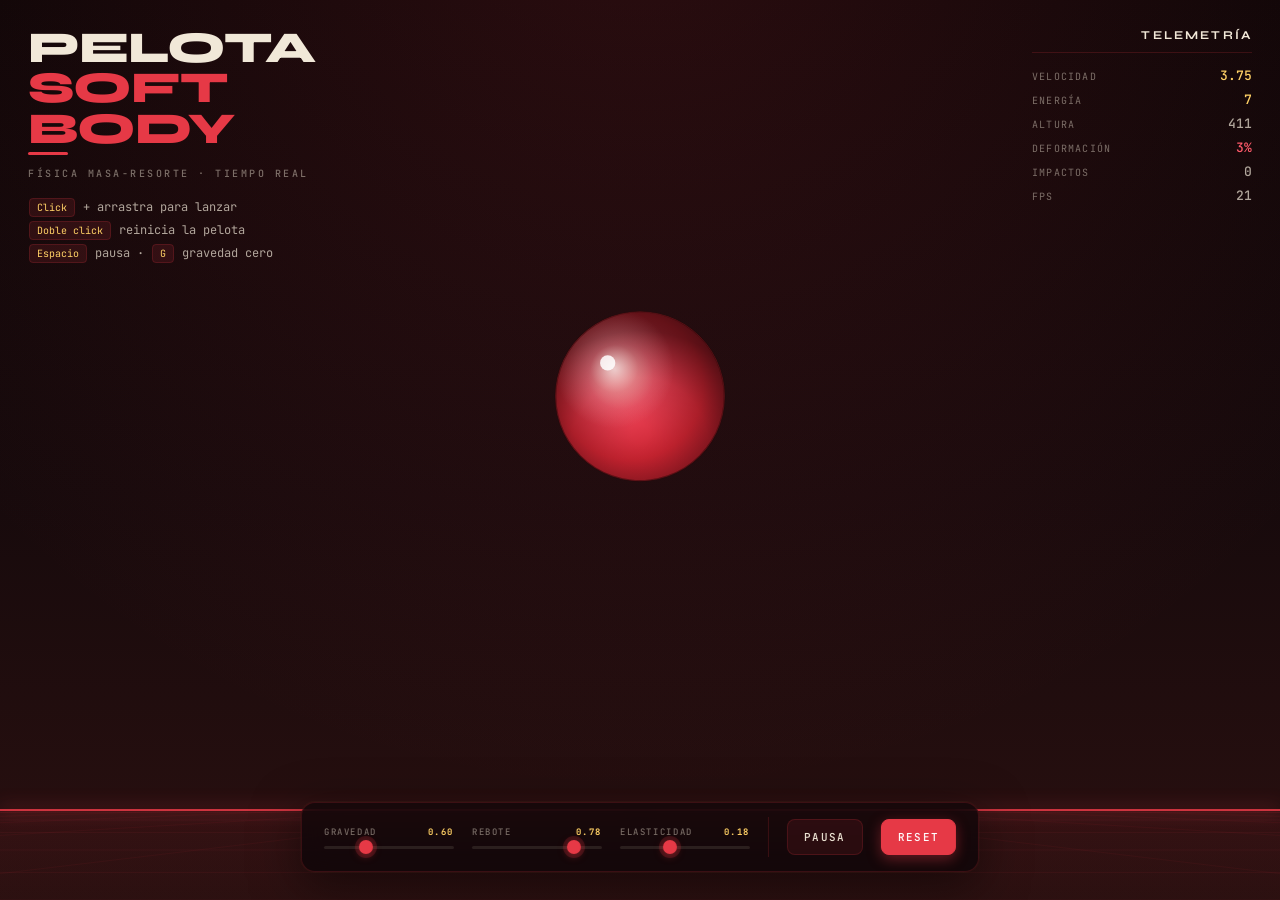
<file: index.html>
<!DOCTYPE html>
<html lang="es">
<head>
<meta charset="UTF-8">
<meta name="viewport" content="width=device-width, initial-scale=1.0">
<title>Pelota Soft Body · Física Realista</title>
<link rel="preconnect" href="https://fonts.googleapis.com">
<link rel="preconnect" href="https://fonts.gstatic.com" crossorigin>
<link href="https://fonts.googleapis.com/css2?family=Syne:wght@400;700;800&family=JetBrains+Mono:wght@400;500;700&display=swap" rel="stylesheet">
<style>
* { margin: 0; padding: 0; box-sizing: border-box; }

:root {
  --bg-deep: #0a0506;
  --bg-mid: #160a0c;
  --red: #e63946;
  --red-bright: #ff5a6a;
  --red-light: #ff8a8a;
  --amber: #ffd166;
  --cream: #f1e8d8;
  --muted: rgba(241, 232, 216, 0.45);
  --border: rgba(230, 57, 70, 0.18);
  --panel: rgba(13, 6, 8, 0.78);
}

html, body {
  width: 100%;
  height: 100%;
  overflow: hidden;
  background: var(--bg-deep);
  color: var(--cream);
  font-family: 'JetBrains Mono', monospace;
  user-select: none;
  -webkit-user-select: none;
  -webkit-tap-highlight-color: transparent;
}

canvas {
  display: block;
  position: fixed;
  inset: 0;
  cursor: grab;
  touch-action: none;
}
canvas.grabbing { cursor: grabbing; }

.hud { position: fixed; z-index: 10; pointer-events: none; }

.top-left { top: 28px; left: 28px; max-width: 360px; }

.title {
  font-family: 'Syne', sans-serif;
  font-weight: 800;
  font-size: 44px;
  line-height: 0.92;
  letter-spacing: -0.025em;
  color: var(--cream);
}
.title .accent {
  color: var(--red);
  display: block;
  position: relative;
}
.title .accent::after {
  content: '';
  position: absolute;
  left: 0; bottom: -6px;
  width: 40px; height: 3px;
  background: var(--red);
  border-radius: 2px;
}

.subtitle {
  font-size: 10px;
  color: var(--muted);
  letter-spacing: 0.25em;
  text-transform: uppercase;
  margin-top: 18px;
  margin-bottom: 16px;
  font-weight: 500;
}

.instructions {
  font-size: 12px;
  color: rgba(241, 232, 216, 0.7);
  line-height: 1.9;
}
.instructions kbd {
  background: rgba(230, 57, 70, 0.12);
  border: 1px solid var(--border);
  padding: 2px 7px;
  border-radius: 4px;
  font-family: 'JetBrains Mono', monospace;
  font-size: 10px;
  color: var(--amber);
  margin: 0 1px;
}

.top-right {
  top: 28px;
  right: 28px;
  text-align: right;
  min-width: 220px;
}

.stat-title {
  font-family: 'Syne', sans-serif;
  font-weight: 700;
  font-size: 12px;
  color: var(--cream);
  letter-spacing: 0.18em;
  text-transform: uppercase;
  margin-bottom: 14px;
  padding-bottom: 10px;
  border-bottom: 1px solid var(--border);
}

.stat {
  display: flex;
  justify-content: space-between;
  align-items: baseline;
  margin-bottom: 7px;
}
.stat .label {
  color: var(--muted);
  text-transform: uppercase;
  font-size: 10px;
  letter-spacing: 0.12em;
}
.stat .value {
  color: var(--amber);
  font-weight: 500;
  font-variant-numeric: tabular-nums;
  font-size: 13px;
}
.stat .value.red { color: var(--red-bright); }
.stat .value.dim { color: var(--cream); opacity: 0.7; }

.bottom {
  bottom: 28px;
  left: 50%;
  transform: translateX(-50%);
  pointer-events: auto;
  display: flex;
  gap: 18px;
  align-items: center;
  background: var(--panel);
  backdrop-filter: blur(14px);
  -webkit-backdrop-filter: blur(14px);
  border: 1px solid var(--border);
  padding: 14px 22px;
  border-radius: 14px;
  box-shadow: 0 12px 48px rgba(0,0,0,0.5), 0 0 0 1px rgba(255,209,102,0.04);
}

.control { display: flex; flex-direction: column; gap: 8px; min-width: 130px; }

.control-label {
  font-size: 9px;
  color: var(--muted);
  letter-spacing: 0.18em;
  text-transform: uppercase;
  display: flex;
  justify-content: space-between;
  font-weight: 500;
}
.control-label .val {
  color: var(--amber);
  font-variant-numeric: tabular-nums;
  font-weight: 700;
}

input[type="range"] {
  -webkit-appearance: none;
  appearance: none;
  width: 100%;
  height: 3px;
  background: rgba(241,232,216,0.1);
  border-radius: 2px;
  outline: none;
  cursor: pointer;
}
input[type="range"]::-webkit-slider-thumb {
  -webkit-appearance: none;
  appearance: none;
  width: 14px; height: 14px;
  background: var(--red);
  border-radius: 50%;
  cursor: pointer;
  box-shadow: 0 0 0 4px rgba(230,57,70,0.18), 0 2px 8px rgba(230,57,70,0.4);
  transition: transform 0.15s;
}
input[type="range"]::-webkit-slider-thumb:hover {
  transform: scale(1.2);
  box-shadow: 0 0 0 5px rgba(230,57,70,0.25), 0 2px 12px rgba(230,57,70,0.5);
}
input[type="range"]::-moz-range-thumb {
  width: 14px; height: 14px;
  background: var(--red);
  border-radius: 50%;
  cursor: pointer;
  border: none;
  box-shadow: 0 0 0 4px rgba(230,57,70,0.18);
}

.btn {
  background: rgba(230,57,70,0.1);
  border: 1px solid var(--border);
  color: var(--cream);
  font-family: 'JetBrains Mono', monospace;
  font-size: 11px;
  font-weight: 500;
  letter-spacing: 0.12em;
  text-transform: uppercase;
  padding: 10px 16px;
  border-radius: 8px;
  cursor: pointer;
  transition: all 0.2s;
  white-space: nowrap;
}
.btn:hover {
  background: rgba(230,57,70,0.2);
  border-color: rgba(230,57,70,0.5);
  color: var(--amber);
}
.btn:active { transform: scale(0.96); }
.btn.primary {
  background: var(--red);
  border-color: var(--red);
  color: white;
  box-shadow: 0 4px 14px rgba(230,57,70,0.4);
}
.btn.primary:hover {
  background: var(--red-bright);
  border-color: var(--red-bright);
  color: white;
  box-shadow: 0 6px 20px rgba(230,57,70,0.5);
}

.divider { width: 1px; height: 40px; background: var(--border); }

@media (max-width: 820px) {
  .title { font-size: 28px; }
  .top-left { max-width: 240px; top: 18px; left: 18px; }
  .instructions { font-size: 10px; line-height: 1.7; }
  .top-right { top: 18px; right: 18px; min-width: 160px; }
  .stat { font-size: 10px; }
  .stat .value { font-size: 11px; }
  .bottom {
    gap: 12px; padding: 12px 16px;
    flex-wrap: wrap; justify-content: center;
    max-width: calc(100vw - 24px); bottom: 18px;
  }
  .control { min-width: 100px; }
  .btn { padding: 8px 12px; font-size: 10px; }
  .divider { display: none; }
}

@media (prefers-reduced-motion: reduce) {
  * { transition: none !important; }
}
</style>
</head>
<body>
<canvas id="canvas"></canvas>

<div class="hud top-left">
  <h1 class="title">PELOTA<span class="accent">SOFT BODY</span></h1>
  <div class="subtitle">Física masa-resorte · Tiempo real</div>
  <div class="instructions">
    <kbd>Click</kbd> + arrastra para lanzar<br>
    <kbd>Doble click</kbd> reinicia la pelota<br>
    <kbd>Espacio</kbd> pausa · <kbd>G</kbd> gravedad cero
  </div>
</div>

<div class="hud top-right">
  <div class="stat-title">Telemetría</div>
  <div class="stat"><span class="label">Velocidad</span><span class="value" id="stat-vel">0.0</span></div>
  <div class="stat"><span class="label">Energía</span><span class="value" id="stat-energy">0</span></div>
  <div class="stat"><span class="label">Altura</span><span class="value dim" id="stat-height">0</span></div>
  <div class="stat"><span class="label">Deformación</span><span class="value red" id="stat-deform">0%</span></div>
  <div class="stat"><span class="label">Impactos</span><span class="value dim" id="stat-hits">0</span></div>
  <div class="stat"><span class="label">FPS</span><span class="value dim" id="stat-fps">60</span></div>
</div>

<div class="hud bottom">
  <div class="control">
    <div class="control-label"><span>Gravedad</span><span class="val" id="val-gravity">0.60</span></div>
    <input type="range" id="gravity" min="0" max="2" step="0.05" value="0.6">
  </div>
  <div class="control">
    <div class="control-label"><span>Rebote</span><span class="val" id="val-bounce">0.78</span></div>
    <input type="range" id="bounce" min="0" max="0.95" step="0.01" value="0.78">
  </div>
  <div class="control">
    <div class="control-label"><span>Elasticidad</span><span class="val" id="val-spring">0.18</span></div>
    <input type="range" id="spring" min="0.05" max="0.4" step="0.01" value="0.18">
  </div>
  <div class="divider"></div>
  <button class="btn" id="btn-pause">Pausa</button>
  <button class="btn primary" id="btn-reset">Reset</button>
</div>

<script>
// ===== Canvas setup con soporte DPI =====
const canvas = document.getElementById('canvas');
const ctx = canvas.getContext('2d');
let W, H, groundY;

function resize() {
  const dpr = Math.min(window.devicePixelRatio || 1, 2);
  W = window.innerWidth;
  H = window.innerHeight;
  canvas.width = W * dpr;
  canvas.height = H * dpr;
  canvas.style.width = W + 'px';
  canvas.style.height = H + 'px';
  ctx.setTransform(dpr, 0, 0, dpr, 0, 0);
  groundY = H - 90;
}
window.addEventListener('resize', resize);
resize();

// ===== Parámetros físicos =====
const params = {
  gravity: 0.6,
  bounce: 0.78,
  spring: 0.18,
  damping: 0.78,
  friction: 0.995,
  paused: false
};

// ===== Pelota soft body =====
const NUM_POINTS = 28;
const ball = {
  cx: 0, cy: 0,
  vx: 0, vy: 0,
  radius: 85,
  points: [],
  grabbed: false,
  grabOX: 0, grabOY: 0,
  trail: [],
  collisions: 0,
  maxDeform: 0
};

function initBall() {
  ball.cx = W / 2;
  ball.cy = H / 3;
  ball.vx = 0;
  ball.vy = 0;
  ball.trail = [];
  ball.collisions = 0;
  ball.points = [];
  for (let i = 0; i < NUM_POINTS; i++) {
    const a = (i / NUM_POINTS) * Math.PI * 2;
    ball.points.push({
      x: ball.cx + Math.cos(a) * ball.radius,
      y: ball.cy + Math.sin(a) * ball.radius,
      ox: Math.cos(a) * ball.radius,
      oy: Math.sin(a) * ball.radius,
      vx: 0, vy: 0
    });
  }
}

// ===== Mouse / Touch con velocidad suavizada =====
const mouse = {
  x: 0, y: 0,
  px: 0, py: 0,
  smoothVx: 0, smoothVy: 0,
  down: false
};

function tryGrab() {
  const dx = mouse.x - ball.cx;
  const dy = mouse.y - ball.cy;
  if (Math.sqrt(dx * dx + dy * dy) < ball.radius * 1.4) {
    ball.grabbed = true;
    ball.grabOX = dx;
    ball.grabOY = dy;
    ball.vx = 0;
    ball.vy = 0;
    mouse.smoothVx = 0;
    mouse.smoothVy = 0;
    canvas.classList.add('grabbing');
  }
}

canvas.addEventListener('mousedown', e => {
  if (e.button !== 0) return;
  mouse.x = e.clientX;
  mouse.y = e.clientY;
  mouse.px = mouse.x;
  mouse.py = mouse.y;
  mouse.down = true;
  tryGrab();
});
window.addEventListener('mousemove', e => {
  mouse.x = e.clientX;
  mouse.y = e.clientY;
});
window.addEventListener('mouseup', () => {
  if (ball.grabbed) {
    ball.vx = mouse.smoothVx;
    ball.vy = mouse.smoothVy;
    ball.grabbed = false;
    canvas.classList.remove('grabbing');
  }
  mouse.down = false;
});

canvas.addEventListener('touchstart', e => {
  e.preventDefault();
  const t = e.touches[0];
  mouse.x = t.clientX;
  mouse.y = t.clientY;
  mouse.px = mouse.x;
  mouse.py = mouse.y;
  mouse.down = true;
  tryGrab();
}, { passive: false });
canvas.addEventListener('touchmove', e => {
  e.preventDefault();
  const t = e.touches[0];
  mouse.x = t.clientX;
  mouse.y = t.clientY;
}, { passive: false });
canvas.addEventListener('touchend', e => {
  e.preventDefault();
  if (ball.grabbed) {
    ball.vx = mouse.smoothVx;
    ball.vy = mouse.smoothVy;
    ball.grabbed = false;
  }
  mouse.down = false;
}, { passive: false });

canvas.addEventListener('dblclick', () => {
  initBall();
  particles.length = 0;
  shockwaves.length = 0;
});

window.addEventListener('keydown', e => {
  if (e.code === 'Space') {
    e.preventDefault();
    togglePause();
  }
  if (e.key === 'g' || e.key === 'G') {
    const g = params.gravity > 0 ? 0 : 0.6;
    params.gravity = g;
    document.getElementById('gravity').value = g;
    document.getElementById('val-gravity').textContent = g.toFixed(2);
  }
});

// ===== Partículas y ondas de choque =====
const particles = [];
const shockwaves = [];

function spawnParticles(x, y, count, intensity, dirX, dirY) {
  const baseAngle = Math.atan2(dirY, dirX);
  for (let i = 0; i < count; i++) {
    const angle = baseAngle + (Math.random() - 0.5) * Math.PI * 0.9;
    const speed = Math.random() * intensity * 0.7 + intensity * 0.3;
    particles.push({
      x: x + (Math.random() - 0.5) * 6,
      y: y + (Math.random() - 0.5) * 6,
      vx: Math.cos(angle) * speed,
      vy: Math.sin(angle) * speed - Math.random() * 2,
      life: 1,
      decay: 0.015 + Math.random() * 0.025,
      size: Math.random() * 2.5 + 1,
      amber: Math.random() < 0.3
    });
  }
}

function spawnShockwave(x, y, intensity) {
  shockwaves.push({
    x, y,
    r: 8,
    maxR: 40 + intensity * 7,
    life: 1
  });
}

// ===== Simulación física =====
function update() {
  if (params.paused) return;
  
  // Suavizar velocidad del mouse para lanzamiento natural
  if (ball.grabbed) {
    mouse.smoothVx = mouse.smoothVx * 0.55 + (mouse.x - mouse.px) * 0.45;
    mouse.smoothVy = mouse.smoothVy * 0.55 + (mouse.y - mouse.py) * 0.45;
  }
  mouse.px = mouse.x;
  mouse.py = mouse.y;
  
  // Limitar velocidad del centro para evitar tunneling
  const maxV = 28;
  const vMag = Math.sqrt(ball.vx * ball.vx + ball.vy * ball.vy);
  if (vMag > maxV) {
    ball.vx = (ball.vx / vMag) * maxV;
    ball.vy = (ball.vy / vMag) * maxV;
  }
  
  // === Centro de la pelota ===
  if (ball.grabbed) {
    ball.cx = mouse.x - ball.grabOX;
    ball.cy = mouse.y - ball.grabOY;
  } else {
    ball.vy += params.gravity;
    ball.vx *= params.friction;
    
    // Reacción de los resortes sobre el centro (transmite fuerza de colisiones)
    let fx = 0, fy = 0;
    for (const p of ball.points) {
      const tx = ball.cx + p.ox;
      const ty = ball.cy + p.oy;
      fx += (p.x - tx) * 0.009;
      fy += (p.y - ty) * 0.009;
    }
    ball.vx += fx;
    ball.vy += fy;
    
    ball.cx += ball.vx;
    ball.cy += ball.vy;
  }
  
  // Trail
  ball.trail.push({ x: ball.cx, y: ball.cy });
  if (ball.trail.length > 14) ball.trail.shift();
  
  // === Puntos de superficie (masa-resorte) ===
  let maxDeform = 0;
  for (const p of ball.points) {
    const tx = ball.cx + p.ox;
    const ty = ball.cy + p.oy;
    
    // Fuerza de resorte hacia la posición de reposo
    const dx = tx - p.x;
    const dy = ty - p.y;
    p.vx += dx * params.spring;
    p.vy += dy * params.spring;
    p.vx *= params.damping;
    p.vy *= params.damping;
    p.x += p.vx;
    p.y += p.vy;
    
    // Colisión con suelo
    if (p.y > groundY) {
      const impact = Math.abs(p.vy);
      p.y = groundY;
      p.vy *= -params.bounce;
      p.vx *= 0.9;
      
      if (impact > 2.5 && !ball.grabbed) {
        const cnt = Math.min(Math.floor(impact * 0.9), 16);
        spawnParticles(p.x, groundY - 2, cnt, Math.min(impact * 0.55, 8), 0, -1);
        if (impact > 5) spawnShockwave(p.x, groundY, impact);
        if (impact > 4) ball.collisions++;
      }
    }
    
    // Paredes
    if (p.x < 0) {
      const impact = Math.abs(p.vx);
      p.x = 0;
      p.vx *= -params.bounce;
      if (impact > 2.5 && !ball.grabbed) {
        spawnParticles(0, p.y, Math.min(Math.floor(impact), 10), Math.min(impact * 0.45, 6), 1, 0);
        if (impact > 4) ball.collisions++;
      }
    }
    if (p.x > W) {
      const impact = Math.abs(p.vx);
      p.x = W;
      p.vx *= -params.bounce;
      if (impact > 2.5 && !ball.grabbed) {
        spawnParticles(W, p.y, Math.min(Math.floor(impact), 10), Math.min(impact * 0.45, 6), -1, 0);
        if (impact > 4) ball.collisions++;
      }
    }
    if (p.y < 0) {
      p.y = 0;
      p.vy *= -params.bounce;
    }
    
    // Medir deformación
    const cdx = p.x - ball.cx;
    const cdy = p.y - ball.cy;
    const r = Math.sqrt(cdx * cdx + cdy * cdy);
    const def = Math.abs(r - ball.radius) / ball.radius;
    if (def > maxDeform) maxDeform = def;
  }
  // Suavizar deformación mostrada
  ball.maxDeform = ball.maxDeform * 0.82 + maxDeform * 0.18;
  
  // Partículas
  for (let i = particles.length - 1; i >= 0; i--) {
    const p = particles[i];
    p.vy += 0.28;
    p.vx *= 0.985;
    p.x += p.vx;
    p.y += p.vy;
    p.life -= p.decay;
    if (p.life <= 0 || p.y > H + 20) particles.splice(i, 1);
  }
  
  // Ondas
  for (let i = shockwaves.length - 1; i >= 0; i--) {
    const s = shockwaves[i];
    s.r += (s.maxR - s.r) * 0.18;
    s.life -= 0.035;
    if (s.life <= 0) shockwaves.splice(i, 1);
  }
}

// ===== Render =====
function draw() {
  // Fondo con degradado cálido oscuro
  const bg = ctx.createLinearGradient(0, 0, 0, H);
  bg.addColorStop(0, '#0a0506');
  bg.addColorStop(0.55, '#170a0c');
  bg.addColorStop(1, '#2a1010');
  ctx.fillStyle = bg;
  ctx.fillRect(0, 0, W, H);
  
  // Glow superior
  const topGlow = ctx.createRadialGradient(W * 0.5, -100, 0, W * 0.5, -100, Math.max(1, W * 0.7));
  topGlow.addColorStop(0, 'rgba(230, 57, 70, 0.15)');
  topGlow.addColorStop(1, 'rgba(230, 57, 70, 0)');
  ctx.fillStyle = topGlow;
  ctx.fillRect(0, 0, W, H);
  
  // Rejilla del suelo en perspectiva
  ctx.strokeStyle = 'rgba(230, 57, 70, 0.06)';
  ctx.lineWidth = 1;
  for (let i = 0; i < 15; i++) {
    const y = groundY + i * i * 2.5;
    if (y > H) break;
    ctx.beginPath();
    ctx.moveTo(0, y);
    ctx.lineTo(W, y);
    ctx.stroke();
  }
  const vpx = W / 2;
  for (let i = -8; i <= 8; i++) {
    if (i === 0) continue;
    const x = vpx + i * (W / 12);
    ctx.beginPath();
    ctx.moveTo(x, groundY);
    ctx.lineTo(vpx + (x - vpx) * 12, H + 50);
    ctx.stroke();
  }
  
  // Línea de suelo con glow
  ctx.shadowColor = '#e63946';
  ctx.shadowBlur = 18;
  ctx.strokeStyle = 'rgba(230, 57, 70, 0.85)';
  ctx.lineWidth = 2;
  ctx.beginPath();
  ctx.moveTo(0, groundY);
  ctx.lineTo(W, groundY);
  ctx.stroke();
  ctx.shadowBlur = 0;
  
  // Reflex en el suelo
  const reflGrad = ctx.createLinearGradient(0, groundY, 0, groundY + 100);
  reflGrad.addColorStop(0, 'rgba(230, 57, 70, 0.08)');
  reflGrad.addColorStop(1, 'rgba(230, 57, 70, 0)');
  ctx.fillStyle = reflGrad;
  ctx.fillRect(0, groundY, W, 100);
  
  // Sombra de la pelota en el suelo (escala con la altura)
  const heightAbove = Math.max(0, groundY - ball.cy);
  const shadowScale = Math.max(0.15, 1 - heightAbove / 500);
  ctx.fillStyle = `rgba(0, 0, 0, ${shadowScale * 0.55})`;
  ctx.beginPath();
  const shadowW = Math.max(1, ball.radius * shadowScale * 1.15);
  ctx.ellipse(ball.cx, groundY + 3, shadowW, shadowW * 0.28, 0, 0, Math.PI * 2);
  ctx.fill();
  
  // Ondas de choque
  for (const s of shockwaves) {
    ctx.strokeStyle = `rgba(255, 209, 102, ${s.life * 0.65})`;
    ctx.lineWidth = Math.max(0.1, 2.5 * s.life);
    ctx.beginPath();
    ctx.ellipse(s.x, s.y, Math.max(1, s.r), Math.max(0.3, s.r * 0.3), 0, 0, Math.PI * 2);
    ctx.stroke();
    ctx.strokeStyle = `rgba(255, 90, 106, ${s.life * 0.4})`;
    ctx.lineWidth = Math.max(0.1, 1.5 * s.life);
    ctx.beginPath();
    ctx.ellipse(s.x, s.y, Math.max(1, s.r * 0.7), Math.max(0.2, s.r * 0.21), 0, 0, Math.PI * 2);
    ctx.stroke();
  }
  
  // Trail
  for (let i = 0; i < ball.trail.length; i++) {
    const t = ball.trail[i];
    const alpha = (i / ball.trail.length) * 0.2;
    const r = Math.max(0.5, ball.radius * (i / ball.trail.length) * 0.55);
    ctx.fillStyle = `rgba(230, 57, 70, ${alpha})`;
    ctx.beginPath();
    ctx.arc(t.x, t.y, r, 0, Math.PI * 2);
    ctx.fill();
  }
  
  // Pelota
  drawBall();
  
  // Indicador de agarre + vector de lanzamiento
  if (ball.grabbed) {
    const t = performance.now() * 0.003;
    ctx.strokeStyle = 'rgba(255, 209, 102, 0.35)';
    ctx.lineWidth = 1.5;
    ctx.setLineDash([5, 7]);
    ctx.lineDashOffset = -t * 30;
    ctx.beginPath();
    ctx.arc(ball.cx, ball.cy, ball.radius * 1.45, 0, Math.PI * 2);
    ctx.stroke();
    ctx.setLineDash([]);
    ctx.lineDashOffset = 0;
    
    const v = Math.sqrt(mouse.smoothVx ** 2 + mouse.smoothVy ** 2);
    if (v > 1.5) {
      const ang = Math.atan2(mouse.smoothVy, mouse.smoothVx);
      const len = Math.min(v * 6, 180);
      const ex = ball.cx + Math.cos(ang) * len;
      const ey = ball.cy + Math.sin(ang) * len;
      ctx.strokeStyle = 'rgba(255, 209, 102, 0.45)';
      ctx.lineWidth = 2;
      ctx.setLineDash([4, 6]);
      ctx.beginPath();
      ctx.moveTo(ball.cx, ball.cy);
      ctx.lineTo(ex, ey);
      ctx.stroke();
      ctx.setLineDash([]);
      ctx.fillStyle = 'rgba(255, 209, 102, 0.7)';
      ctx.beginPath();
      ctx.moveTo(ex, ey);
      ctx.lineTo(ex - Math.cos(ang - 0.4) * 12, ey - Math.sin(ang - 0.4) * 12);
      ctx.lineTo(ex - Math.cos(ang + 0.4) * 12, ey - Math.sin(ang + 0.4) * 12);
      ctx.fill();
    }
  }
  
  // Partículas
  for (const p of particles) {
    const a = p.life;
    if (p.amber) {
      ctx.fillStyle = `rgba(255, 209, 102, ${a})`;
    } else {
      ctx.fillStyle = `rgba(255, ${Math.floor(90 + 90 * a)}, ${Math.floor(110 * a)}, ${a})`;
    }
    ctx.beginPath();
    ctx.arc(p.x, p.y, Math.max(0.3, p.size * Math.max(0.3, a)), 0, Math.PI * 2);
    ctx.fill();
  }
}

function drawBall() {
  const pts = ball.points;
  const n = pts.length;
  
  // Construir path suave con curvas cuadráticas
  ctx.beginPath();
  const midX0 = (pts[0].x + pts[n - 1].x) / 2;
  const midY0 = (pts[0].y + pts[n - 1].y) / 2;
  ctx.moveTo(midX0, midY0);
  for (let i = 0; i < n; i++) {
    const curr = pts[i];
    const next = pts[(i + 1) % n];
    const midX = (curr.x + next.x) / 2;
    const midY = (curr.y + next.y) / 2;
    ctx.quadraticCurveTo(curr.x, curr.y, midX, midY);
  }
  ctx.closePath();
  
  ctx.save();
  ctx.clip();
  
  // Gradiente radial principal
  const lightX = ball.cx - ball.radius * 0.3;
  const lightY = ball.cy - ball.radius * 0.35;
  const grad = ctx.createRadialGradient(
    lightX, lightY, Math.max(1, ball.radius * 0.05),
    ball.cx, ball.cy, Math.max(2, ball.radius * 1.4)
  );
  grad.addColorStop(0, '#ff9a9a');
  grad.addColorStop(0.25, '#ee4458');
  grad.addColorStop(0.6, '#c82330');
  grad.addColorStop(1, '#5a0c14');
  ctx.fillStyle = grad;
  ctx.fillRect(ball.cx - ball.radius * 2.5, ball.cy - ball.radius * 2.5, ball.radius * 5, ball.radius * 5);
  
  // Sombra inferior interna
  const shadeGrad = ctx.createRadialGradient(
    ball.cx, ball.cy + ball.radius * 0.4, Math.max(1, ball.radius * 0.1),
    ball.cx, ball.cy + ball.radius * 0.7, Math.max(2, ball.radius * 1.5)
  );
  shadeGrad.addColorStop(0, 'rgba(0, 0, 0, 0)');
  shadeGrad.addColorStop(0.5, 'rgba(0, 0, 0, 0.15)');
  shadeGrad.addColorStop(1, 'rgba(0, 0, 0, 0.5)');
  ctx.fillStyle = shadeGrad;
  ctx.fillRect(ball.cx - ball.radius * 2.5, ball.cy - ball.radius * 2.5, ball.radius * 5, ball.radius * 5);
  
  // Highlight suave
  const hlGrad = ctx.createRadialGradient(
    lightX, lightY, 0,
    lightX, lightY, Math.max(2, ball.radius * 0.7)
  );
  hlGrad.addColorStop(0, 'rgba(255, 240, 240, 0.7)');
  hlGrad.addColorStop(0.4, 'rgba(255, 200, 200, 0.25)');
  hlGrad.addColorStop(1, 'rgba(255, 200, 200, 0)');
  ctx.fillStyle = hlGrad;
  ctx.fillRect(ball.cx - ball.radius * 2.5, ball.cy - ball.radius * 2.5, ball.radius * 5, ball.radius * 5);
  
  // Brillo pequeño
  ctx.fillStyle = 'rgba(255, 255, 255, 0.85)';
  ctx.beginPath();
  ctx.arc(ball.cx - ball.radius * 0.38, ball.cy - ball.radius * 0.42, Math.max(1, ball.radius * 0.09), 0, Math.PI * 2);
  ctx.fill();
  
  ctx.restore();
  
  // Contorno
  ctx.beginPath();
  ctx.moveTo(midX0, midY0);
  for (let i = 0; i < n; i++) {
    const curr = pts[i];
    const next = pts[(i + 1) % n];
    const midX = (curr.x + next.x) / 2;
    const midY = (curr.y + next.y) / 2;
    ctx.quadraticCurveTo(curr.x, curr.y, midX, midY);
  }
  ctx.closePath();
  ctx.strokeStyle = 'rgba(40, 5, 8, 0.6)';
  ctx.lineWidth = 1.5;
  ctx.stroke();
  
  // Glow exterior
  ctx.shadowColor = 'rgba(230, 57, 70, 0.5)';
  ctx.shadowBlur = 20;
  ctx.strokeStyle = 'rgba(230, 57, 70, 0.15)';
  ctx.lineWidth = 1;
  ctx.stroke();
  ctx.shadowBlur = 0;
}

// ===== Stats =====
const statEls = {
  vel: document.getElementById('stat-vel'),
  energy: document.getElementById('stat-energy'),
  height: document.getElementById('stat-height'),
  deform: document.getElementById('stat-deform'),
  hits: document.getElementById('stat-hits'),
  fps: document.getElementById('stat-fps')
};

function updateStats() {
  const vel = Math.sqrt(ball.vx * ball.vx + ball.vy * ball.vy);
  statEls.vel.textContent = vel.toFixed(2);
  statEls.energy.textContent = Math.round(vel * vel * 0.5);
  statEls.height.textContent = Math.max(0, Math.round(groundY - ball.cy));
  statEls.deform.textContent = (ball.maxDeform * 100).toFixed(0) + '%';
  statEls.hits.textContent = ball.collisions;
  statEls.fps.textContent = Math.round(fps);
}

// ===== Loop principal =====
let frameCount = 0;
let fps = 60;
let fpsTime = performance.now();

function loop(now) {
  frameCount++;
  if (now - fpsTime > 500) {
    fps = frameCount * 1000 / (now - fpsTime);
    frameCount = 0;
    fpsTime = now;
  }
  
  update();
  draw();
  updateStats();
  
  requestAnimationFrame(loop);
}

// ===== Controles =====
function togglePause() {
  params.paused = !params.paused;
  document.getElementById('btn-pause').textContent = params.paused ? 'Reanudar' : 'Pausa';
}

document.getElementById('gravity').addEventListener('input', e => {
  params.gravity = parseFloat(e.target.value);
  document.getElementById('val-gravity').textContent = params.gravity.toFixed(2);
});
document.getElementById('bounce').addEventListener('input', e => {
  params.bounce = parseFloat(e.target.value);
  document.getElementById('val-bounce').textContent = params.bounce.toFixed(2);
});
document.getElementById('spring').addEventListener('input', e => {
  params.spring = parseFloat(e.target.value);
  document.getElementById('val-spring').textContent = params.spring.toFixed(2);
});
document.getElementById('btn-pause').addEventListener('click', togglePause);
document.getElementById('btn-reset').addEventListener('click', () => {
  initBall();
  particles.length = 0;
  shockwaves.length = 0;
});

// ===== Arranque =====
initBall();
requestAnimationFrame(loop);
</script>
</body>
</html>
</file>
